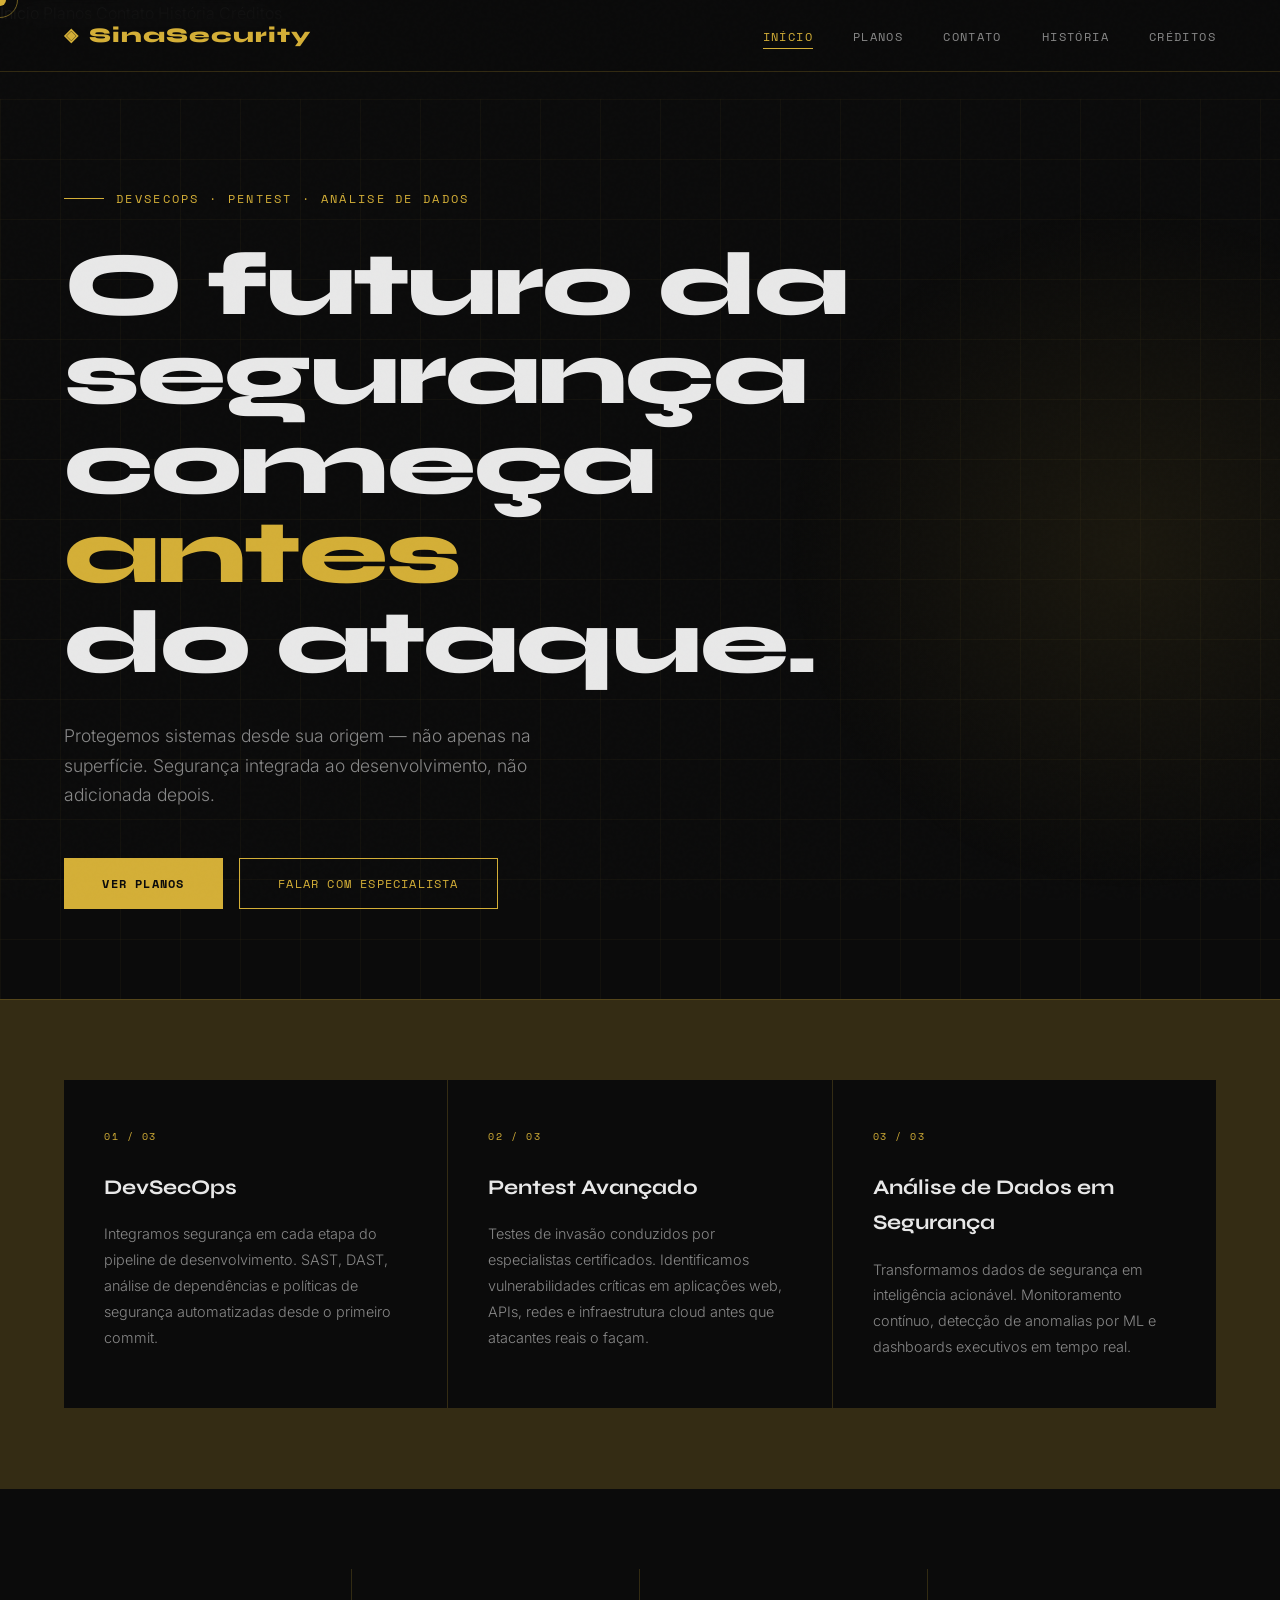
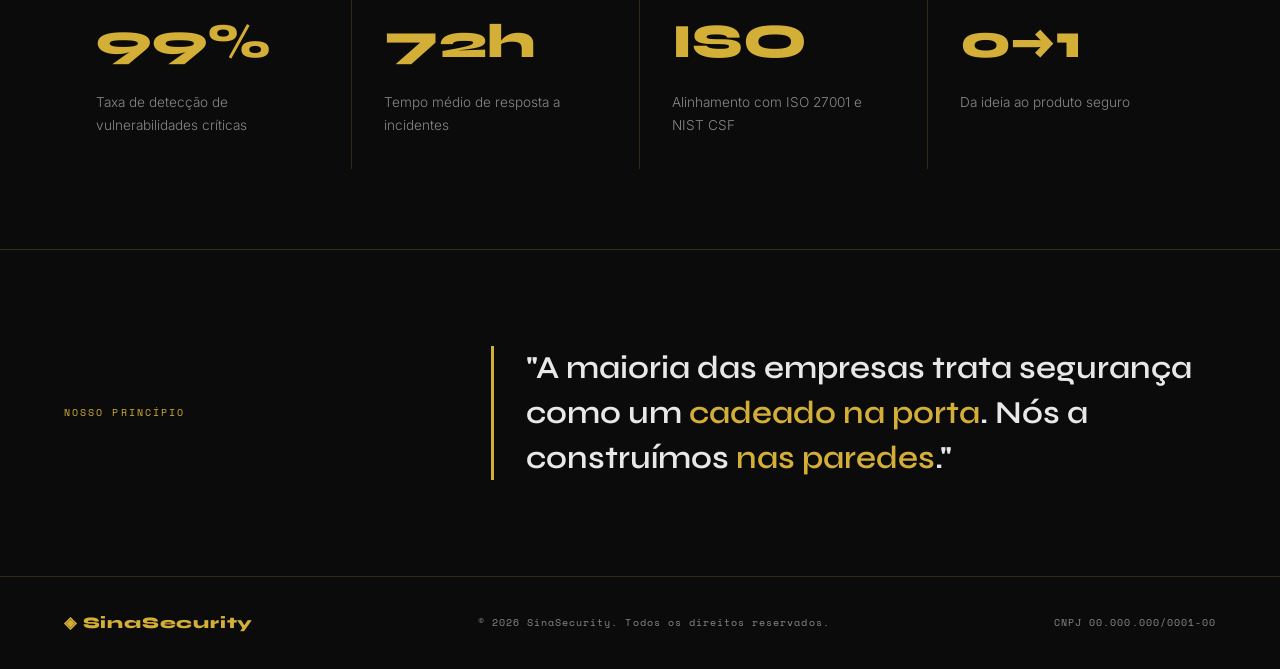
<file: index.html>
<!DOCTYPE html>
<html lang="pt-BR">
<head>
    <meta charset="UTF-8">
    <meta name="viewport" content="width=device-width, initial-scale=1.0">
    <title>SinaSecurity — Segurança Desde a Origem</title>
    
    <link rel="preconnect" href="https://fonts.googleapis.com">
    <link href="https://fonts.googleapis.com/css2?family=Syne:wght@400;600;700;800&family=Space+Mono:wght@400;700&family=Inter:wght@300;400;500&display=swap" rel="stylesheet">
    
    <link rel="stylesheet" href="style.css">
</head>
<body>

<div class="cursor" id="cursor"></div>
<div class="cursor-ring" id="cursorRing"></div>

<nav>
  <div class="nav-logo" onclick="showSection('home')">SinaSecurity</div>
  <ul class="nav-links">
    <li><a onclick="showSection('home')" class="active" data-section="home">Início</a></li>
    <li><a onclick="showSection('planos')" data-section="planos">Planos</a></li>
    <li><a onclick="showSection('contato')" data-section="contato">Contato</a></li>
    <li><a onclick="showSection('historia')" data-section="historia">História</a></li>
    <li><a onclick="showSection('creditos')" data-section="creditos">Créditos</a></li>
  </ul>
  <button class="hamburger" id="hamburger" onclick="toggleMenu()" aria-label="Menu">
    <span></span><span></span><span></span>
  </button>
</nav>

<div class="mobile-menu" id="mobileMenu">
  <a onclick="showSection('home');closeMenu()" data-section="home">Início</a>
  <a onclick="showSection('planos');closeMenu()" data-section="planos">Planos</a>
  <a onclick="showSection('contato');closeMenu()" data-section="contato">Contato</a>
  <a onclick="showSection('historia');closeMenu()" data-section="historia">História</a>
  <a onclick="showSection('creditos');closeMenu()" data-section="creditos">Créditos</a>
</div>

<section id="home" class="active">
  <div class="hero">
    <div class="hero-tag">DevSecOps · Pentest · Análise de Dados</div>
    <h1>O futuro da segurança<br>começa <em>antes</em><br>do ataque.</h1>
    <p class="hero-sub">Protegemos sistemas desde sua origem — não apenas na superfície. Segurança integrada ao desenvolvimento, não adicionada depois.</p>
    <div class="hero-cta">
      <button class="btn-primary" onclick="showSection('planos')"><span>Ver Planos</span></button>
      <button class="btn-outline" onclick="showSection('contato')">Falar com Especialista</button>
    </div>
  </div>

  <div class="services-strip">
    <div class="service-item fade-in">
      <div class="service-num">01 / 03</div>
      <h3>DevSecOps</h3>
      <p>Integramos segurança em cada etapa do pipeline de desenvolvimento. SAST, DAST, análise de dependências e políticas de segurança automatizadas desde o primeiro commit.</p>
    </div>
    <div class="service-item fade-in">
      <div class="service-num">02 / 03</div>
      <h3>Pentest Avançado</h3>
      <p>Testes de invasão conduzidos por especialistas certificados. Identificamos vulnerabilidades críticas em aplicações web, APIs, redes e infraestrutura cloud antes que atacantes reais o façam.</p>
    </div>
    <div class="service-item fade-in">
      <div class="service-num">03 / 03</div>
      <h3>Análise de Dados em Segurança</h3>
      <p>Transformamos dados de segurança em inteligência acionável. Monitoramento contínuo, detecção de anomalias por ML e dashboards executivos em tempo real.</p>
    </div>
  </div>

  <div class="stats">
    <div class="stat-item fade-in">
      <div class="stat-num">99%</div>
      <div class="stat-label">Taxa de detecção de vulnerabilidades críticas</div>
    </div>
    <div class="stat-item fade-in">
      <div class="stat-num">72h</div>
      <div class="stat-label">Tempo médio de resposta a incidentes</div>
    </div>
    <div class="stat-item fade-in">
      <div class="stat-num">ISO</div>
      <div class="stat-label">Alinhamento com ISO 27001 e NIST CSF</div>
    </div>
    <div class="stat-item fade-in">
      <div class="stat-num">0→1</div>
      <div class="stat-label">Da ideia ao produto seguro</div>
    </div>
  </div>

  <div class="manifesto">
    <div>
      <div class="manifesto-tag">Nosso Princípio</div>
    </div>
    <blockquote class="fade-in">
      "A maioria das empresas trata segurança como um <em>cadeado na porta</em>. Nós a construímos <em>nas paredes</em>."
    </blockquote>
  </div>

  <footer>
    <div class="footer-logo">◈ SinaSecurity</div>
    <p>© 2026 SinaSecurity. Todos os direitos reservados.</p>
    <p>CNPJ 00.000.000/0001-00</p>
  </footer>
</section>

<section id="planos">
  <div style="padding: 0 4rem;">
    <div class="section-header fade-in">
      <div class="section-tag">Nossos Planos</div>
      <h2>Segurança<br>sob medida.</h2>
      <p>Cada empresa tem um perfil único de risco. Por isso, todos os nossos planos são personalizados após uma avaliação inicial gratuita.</p>
    </div>

    <div class="plans-grid">
      <div class="plan-card fade-in">
        <div class="plan-icon">🛡️</div>
        <div class="plan-badge">Essencial</div>
        <h3>Startup Secure</h3>
        <p class="plan-desc">Para startups e pequenas empresas em fase inicial que precisam de uma base sólida de segurança desde o primeiro dia.</p>
        <ul class="plan-features">
          <li>Análise de vulnerabilidades (SAST/DAST)</li>
          <li>Configuração segura de cloud (AWS/GCP)</li>
          <li>Revisão de dependências e CVEs</li>
          <li>Política de senhas e MFA</li>
          <li>Relatório executivo mensal</li>
          <li>Suporte via Slack (horário comercial)</li>
        </ul>
        <div class="plan-price">A partir de R$ 2.500/mês</div>
        <button class="btn-outline" style="width:100%" onclick="showSection('contato')">Solicitar Proposta</button>
      </div>

      <div class="plan-card featured fade-in">
        <div class="plan-icon">⚔️</div>
        <div class="plan-badge">Recomendado</div>
        <h3>Growth Shield</h3>
        <p class="plan-desc">Para empresas em crescimento com necessidades avançadas de segurança, compliance e proteção de dados de clientes.</p>
        <ul class="plan-features">
          <li>Tudo do plano Essencial</li>
          <li>Pentest completo (web, API, rede)</li>
          <li>Pipeline CI/CD com security gates</li>
          <li>Monitoramento 24/7 com alertas</li>
          <li>Análise de dados e SIEM</li>
          <li>Conformidade LGPD/ISO 27001</li>
          <li>CSO dedicado part-time</li>
          <li>Suporte prioritário 24/7</li>
        </ul>
        <div class="plan-price">A partir de R$ 8.000/mês</div>
        <button class="btn-primary" style="width:100%" onclick="showSection('contato')"><span>Solicitar Proposta</span></button>
      </div>

      <div class="plan-card fade-in">
        <div class="plan-icon">🔬</div>
        <div class="plan-badge">Enterprise</div>
        <h3>Fortress</h3>
        <p class="plan-desc">Solução completa para empresas de médio e grande porte com ambientes complexos e requisitos regulatórios rígidos.</p>
        <ul class="plan-features">
          <li>Tudo do plano Growth Shield</li>
          <li>Red Team & Adversary Simulation</li>
          <li>Threat Intelligence personalizada</li>
          <li>Zero Trust Architecture</li>
          <li>Resposta a incidentes (IR) dedicada</li>
          <li>Treinamento de equipe interna</li>
          <li>CISO-as-a-Service</li>
          <li>SLA garantido contratualmente</li>
        </ul>
        <div class="plan-price">Consultar — proposta customizada</div>
        <button class="btn-outline" style="width:100%" onclick="showSection('contato')">Falar com Especialista</button>
      </div>
    </div>

    <div class="plan-note fade-in">
      <div style="font-size:2rem">💬</div>
      <p><strong>Não encontrou o que precisa?</strong> Todos os nossos planos são personalizados. Realizamos uma avaliação gratuita de 60 minutos para entender o perfil de risco da sua empresa antes de apresentar qualquer proposta.</p>
      <button class="btn-primary" onclick="showSection('contato')"><span>Agendar Avaliação Gratuita</span></button>
    </div>
  </div>

  <footer style="margin-top: 4rem;">
    <div class="footer-logo">◈ SinaSecurity</div>
    <p>© 2025 SinaSecurity. Todos os direitos reservados.</p>
  </footer>
</section>

<section id="contato">
  <div style="padding: 0 4rem;">
    <div class="section-header fade-in">
      <div class="section-tag">Contato</div>
      <h2>Vamos proteger<br>seu negócio.</h2>
      <p>Resposta garantida em até 24 horas úteis. Para emergências de segurança, use nosso canal prioritário.</p>
    </div>

    <div class="contact-grid">
      <div class="contact-info fade-in">
        <h3>Fale com nosso time</h3>
        <p>Nossa equipe de especialistas está pronta para entender seus desafios e apresentar as soluções mais adequadas ao seu contexto.</p>

        <div class="contact-detail">
          <div class="contact-detail-icon">📧</div>
          <div class="contact-detail-text">
            <strong>E-mail Geral</strong>
            contato@sinasecurity.com.br
          </div>
        </div>
        <div class="contact-detail">
          <div class="contact-detail-icon">🚨</div>
          <div class="contact-detail-text">
            <strong>Emergências de Segurança</strong>
            sos@sinasecurity.com.br
          </div>
        </div>
        <div class="contact-detail">
          <div class="contact-detail-icon">📍</div>
          <div class="contact-detail-text">
            <strong>Localização</strong>
            São Paulo, SP — Brasil (atendimento remoto nacional)
          </div>
        </div>
        <div class="contact-detail">
          <div class="contact-detail-icon">🕐</div>
          <div class="contact-detail-text">
            <strong>Horário Comercial</strong>
            Seg–Sex, 09h às 18h (BRT)
          </div>
        </div>

        <div style="margin-top:2rem; padding:1.5rem; border:1px solid var(--border); background:var(--surface)">
          <div style="font-family:'Space Mono',monospace;font-size:0.65rem;letter-spacing:0.15em;color:var(--gold);margin-bottom:0.8rem;text-transform:uppercase">Tempo de Resposta</div>
          <p style="font-size:0.85rem;color:var(--muted)">Consultas gerais: <strong style="color:var(--text)">até 24h úteis</strong><br>Clientes ativos: <strong style="color:var(--text)">até 4h</strong><br>Emergências: <strong style="color:var(--gold)">imediato (24/7)</strong></p>
        </div>
      </div>

      <div class="fade-in">
        <form id="contactForm" onsubmit="handleSubmit(event)" novalidate>
          <div class="form-row">
            <div class="form-group">
              <label for="nome">Nome completo *</label>
              <input type="text" id="nome" name="nome" placeholder="João Silva" required>
            </div>
            <div class="form-group">
              <label for="empresa">Empresa</label>
              <input type="text" id="empresa" name="empresa" placeholder="Acme Corp">
            </div>
          </div>
          <div class="form-group">
            <label for="email">E-mail corporativo *</label>
            <input type="email" id="email" name="email" placeholder="joao@suaempresa.com" required>
          </div>
          <div class="form-group">
            <label for="assunto">Assunto *</label>
            <select id="assunto" name="assunto" required>
              <option value="">Selecione...</option>
              <option>Avaliação gratuita de segurança</option>
              <option>Plano Startup Secure</option>
              <option>Plano Growth Shield</option>
              <option>Plano Fortress (Enterprise)</option>
              <option>Pentest pontual</option>
              <option>Emergência de segurança</option>
              <option>Parceria / Outro</option>
            </select>
          </div>
          <div class="form-group">
            <label for="mensagem">Mensagem *</label>
            <textarea id="mensagem" name="mensagem" placeholder="Descreva brevemente seu ambiente, tamanho da equipe e principais preocupações de segurança..." required></textarea>
          </div>
          <div class="form-feedback" id="formFeedback"></div>
          <button type="submit" class="btn-primary" style="width:100%" id="submitBtn"><span>Enviar Mensagem →</span></button>
          <p style="font-size:0.75rem;color:var(--muted);margin-top:0.8rem">* Seus dados são tratados conforme nossa Política de Privacidade e a LGPD.</p>
        </form>
      </div>
    </div>
  </div>

  <footer style="margin-top:4rem">
    <div class="footer-logo">◈ SinaSecurity</div>
    <p>© 2025 SinaSecurity. Todos os direitos reservados.</p>
  </footer>
</section>

<section id="historia">
  <div style="padding: 0 4rem;">
    <div class="historia-hero fade-in">
      <div class="historia-text">
        <div class="section-tag" style="margin-bottom:1.5rem">Nossa História</div>
        <h2>Nascemos de uma<br>convicção simples.</h2>
        <p>A SinaSecurity surgiu em 2025 a partir de uma constatação recorrente: a grande maioria das brechas de segurança exploradas não são resultado de ataques sofisticados — são consequência de escolhas de desenvolvimento que nunca consideraram segurança como parte do processo.</p>
        <p>Fundada por especialistas em desenvolvimento de software e segurança ofensiva, a empresa foi criada para preencher uma lacuna crítica no mercado brasileiro: a integração real de segurança no ciclo de vida do desenvolvimento, e não como uma camada superficial aplicada após o produto estar pronto.</p>
        <p>Nosso nome carrega propósito: <em style="color:var(--gold)">"Sina"</em> representa o destino que escolhemos construir para um ecossistema digital mais seguro e resiliente.</p>
      </div>
      <div class="historia-visual">
        <div class="historia-emblem">
          <div class="emblem-inner">
            <span class="year">2025</span>
            <small>Fundação</small>
          </div>
        </div>
      </div>
    </div>

    <div class="mvv-grid">
      <div class="mvv-item fade-in">
        <span class="mvv-icon">🎯</span>
        <h3>Missão</h3>
        <p>Democratizar o acesso à segurança de alto nível para empresas brasileiras de todos os portes, integrando proteção desde a primeira linha de código até a infraestrutura em produção.</p>
      </div>
      <div class="mvv-item fade-in">
        <span class="mvv-icon">🔭</span>
        <h3>Visão</h3>
        <p>Ser a referência nacional em segurança integrada ao desenvolvimento, construindo um ecossistema digital onde segurança não é um custo, mas uma vantagem competitiva.</p>
      </div>
      <div class="mvv-item fade-in">
        <span class="mvv-icon">⚖️</span>
        <h3>Valores</h3>
        <p>Transparência radical em cada relatório. Responsabilidade sobre cada vulnerabilidade que encontramos. Inovação contínua diante de ameaças que evoluem todos os dias.</p>
      </div>
    </div>

    <div class="fade-in" style="margin-bottom:4rem;padding:3rem;border:1px solid var(--border);background:var(--surface)">
      <div class="section-tag" style="margin-bottom:2rem">Diferencial Competitivo</div>
      <div style="display:grid;grid-template-columns:1fr 1fr;gap:2rem">
        <div>
          <h4 style="font-family:'Syne',sans-serif;font-weight:700;font-size:1rem;color:var(--gold);margin-bottom:0.8rem">O que o mercado faz</h4>
          <p style="font-size:0.88rem;color:var(--muted);line-height:1.9">Auditorias pontuais após o produto estar em produção. Relatórios de vulnerabilidades sem acompanhamento de correção. Segurança como serviço isolado, desconectado do desenvolvimento.</p>
        </div>
        <div>
          <h4 style="font-family:'Syne',sans-serif;font-weight:700;font-size:1rem;color:var(--gold);margin-bottom:0.8rem">O que a SinaSecurity faz</h4>
          <p style="font-size:0.88rem;color:var(--muted);line-height:1.9">Parceria contínua integrada ao processo de desenvolvimento. Segurança como parte do fluxo — não uma barreira. Relatórios acionáveis com suporte à correção e verificação.</p>
        </div>
      </div>
    </div>

    <div class="ods-section fade-in">
      <h3>Alinhamento com os ODS — ONU</h3>
      <div class="ods-grid">
        <div class="ods-item">
          <div class="ods-badge">4</div>
          <div>
            <p><strong>Educação de Qualidade</strong><br>Investimos em capacitação de desenvolvedores e profissionais de TI em práticas de segurança, contribuindo para um mercado mais preparado.</p>
          </div>
        </div>
        <div class="ods-item">
          <div class="ods-badge">9</div>
          <div>
            <p><strong>Indústria, Inovação e Infraestrutura</strong><br>Fortalecemos a infraestrutura digital das empresas brasileiras, tornando-a mais resiliente e preparada para os desafios do mundo conectado.</p>
          </div>
        </div>
        <div class="ods-item">
          <div class="ods-badge">16</div>
          <div>
            <p><strong>Paz, Justiça e Instituições Eficazes</strong><br>Contribuímos para um ambiente digital mais seguro e ético, combatendo crimes cibernéticos e protegendo dados de cidadãos.</p>
          </div>
        </div>
        <div class="ods-item">
          <div class="ods-badge">17</div>
          <div>
            <p><strong>Parcerias e Meios de Implementação</strong><br>Construímos parcerias estratégicas com empresas de tecnologia, universidades e órgãos reguladores para ampliar o impacto da segurança digital.</p>
          </div>
        </div>
      </div>
    </div>
  </div>

  <footer style="margin-top:4rem">
    <div class="footer-logo">◈ SinaSecurity</div>
    <p>© 2025 SinaSecurity. Todos os direitos reservados.</p>
  </footer>
</section>

<section id="creditos">
  <div style="padding: 0 4rem;">
    <div class="section-header fade-in">
      <div class="section-tag">Créditos</div>
      <h2>As pessoas por<br>trás da segurança.</h2>
    </div>

    <div class="team-grid">
      <div class="team-card fade-in">
        <div class="team-avatar">RS</div>
        <h3>Crastequini Dev</h3>
        <div class="team-role">Founder & CEO</div>
        <p>Mchine learnig, e segurança ofensiva e defensiva. Certificado OSCP, CEH e AWS Security.</p>
      </div>

    <div class="tech-section fade-in">
      <h3>Tecnologias utilizadas neste projeto</h3>
      <div class="tech-grid">
        <div class="tech-tag">HTML5</div>
        <div class="tech-tag">CSS3</div>
        <div class="tech-tag">JavaScript ES6+</div>
        <div class="tech-tag">Java 21</div>
        <div class="tech-tag">Spring Boot 3</div>
        <div class="tech-tag">Python 3.12</div>
        <div class="tech-tag">REST API</div>
        <div class="tech-tag">Docker</div>
        <div class="tech-tag">AWS</div>
        <div class="tech-tag">OWASP ASVS</div>
        <div class="tech-tag">NIST CSF</div>
        <div class="tech-tag">LGPD Compliance</div>
        <div class="tech-tag">Google Fonts</div>
        <div class="tech-tag">Spring Security</div>
        <div class="tech-tag">SMTP / JavaMail</div>
      </div>
    </div>

    <div class="agradecimento fade-in">
      <h3>Agradecimentos</h3>
      <p>Este projeto é resultado de muito estudo, dedicação e colaboração. Agradecemos à comunidade de segurança brasileira — em especial às comunidades OWASP Brasil, Roadsec e Hacker Cultura — por compartilharem conhecimento e inspirarem uma nova geração de profissionais. Agradecemos também a todos os clientes beta que confiaram em nós antes mesmo do produto estar pronto. Cada feedback foi combustível para chegarmos aqui.<br><br>
      À família e amigos: obrigado pela paciência nos fins de semana e madrugadas de desenvolvimento.<br><br>
      <em style="color:var(--gold)">"Segurança não é um produto. É um processo."</em> — Bruce Schneier</p>
    </div>

    <div class="fade-in" style="text-align:center;padding:3rem;border:1px solid var(--border)">
      <div style="font-family:'Space Mono',monospace;font-size:0.65rem;letter-spacing:0.2em;color:var(--gold);margin-bottom:1rem;text-transform:uppercase">Versão</div>
      <p style="font-family:'Syne',sans-serif;font-weight:700;font-size:2rem;color:var(--text)">v1.0.0</p>
      <p style="font-size:0.85rem;color:var(--muted);margin-top:0.5rem">Lançamento: Janeiro 2025 · São Paulo, Brasil</p>
    </div>
  </div>

  <footer style="margin-top:4rem">
    <div class="footer-logo">◈ SinaSecurity</div>
    <p>© 2025 SinaSecurity. Todos os direitos reservados.</p>
    <p>Feito com ◈ no Brasil</p>
  </footer>
</section>

<script src="script.js"></script>

</body>
</html>
</file>
<file: style.css>
:root {
  --black: #0B0B0B;
  --dark: #111111;
  --surface: #1A1A1A;
  --surface2: #222222;
  --gold: #D4AF37;
  --gold-dim: #A88B28;
  --gold-light: #F0D060;
  --gold-glow: rgba(212,175,55,0.15);
  --text: #E8E8E8;
  --muted: #888888;
  --border: rgba(212,175,55,0.2);
}

*, *::before, *::after { box-sizing: border-box; margin: 0; padding: 0; }

html { scroll-behavior: smooth; }

body {
  background: var(--black);
  color: var(--text);
  font-family: 'Inter', sans-serif;
  font-weight: 300;
  line-height: 1.7;
  overflow-x: hidden;
  cursor: none;
}

/* Custom cursor */
.cursor {
  width: 12px; height: 12px;
  background: var(--gold);
  border-radius: 50%;
  position: fixed; top: 0; left: 0;
  pointer-events: none;
  z-index: 9999;
  transition: transform 0.15s ease;
  transform: translate(-50%, -50%);
}
.cursor-ring {
  width: 36px; height: 36px;
  border: 1px solid rgba(212,175,55,0.5);
  border-radius: 50%;
  position: fixed; top: 0; left: 0;
  pointer-events: none;
  z-index: 9998;
  transform: translate(-50%, -50%);
  transition: all 0.3s ease;
}
body:has(a:hover) .cursor, body:has(button:hover) .cursor { transform: translate(-50%, -50%) scale(2.5); }
body:has(a:hover) .cursor-ring, body:has(button:hover) .cursor-ring { transform: translate(-50%, -50%) scale(0.5); opacity: 0; }

/* Noise overlay */
body::before {
  content: '';
  position: fixed; inset: 0;
  background-image: url("data:image/svg+xml,%3Csvg viewBox='0 0 256 256' xmlns='http://www.w3.org/2000/svg'%3E%3Cfilter id='noise'%3E%3CfeTurbulence type='fractalNoise' baseFrequency='0.9' numOctaves='4' stitchTiles='stitch'/%3E%3C/filter%3E%3Crect width='100%25' height='100%25' filter='url(%23noise)' opacity='0.03'/%3E%3C/svg%3E");
  pointer-events: none;
  z-index: 1000;
  opacity: 0.4;
}

/* NAV */
nav {
  position: fixed; top: 0; left: 0; right: 0;
  z-index: 500;
  padding: 0 4rem;
  height: 72px;
  display: flex; align-items: center; justify-content: space-between;
  border-bottom: 1px solid var(--border);
  background: rgba(11,11,11,0.9);
  backdrop-filter: blur(20px);
  -webkit-backdrop-filter: blur(20px);
}

.nav-logo {
  font-family: 'Syne', sans-serif;
  font-weight: 800;
  font-size: 1.3rem;
  letter-spacing: 0.05em;
  color: var(--gold);
  display: flex; align-items: center; gap: 10px;
  cursor: pointer;
}
.nav-logo::before {
  content: '◈';
  font-size: 1.1rem;
  animation: spin-slow 8s linear infinite;
}
@keyframes spin-slow { to { transform: rotate(360deg); } }

.nav-links {
  display: flex; gap: 2.5rem;
  list-style: none;
}
.nav-links a {
  font-family: 'Space Mono', monospace;
  font-size: 0.72rem;
  letter-spacing: 0.12em;
  text-transform: uppercase;
  color: var(--muted);
  text-decoration: none;
  transition: color 0.2s;
  cursor: pointer;
  position: relative;
}
.nav-links a::after {
  content: '';
  position: absolute; bottom: -4px; left: 0;
  width: 0; height: 1px;
  background: var(--gold);
  transition: width 0.3s ease;
}
.nav-links a:hover, .nav-links a.active { color: var(--gold); }
.nav-links a:hover::after, .nav-links a.active::after { width: 100%; }

/* HAMBURGER */
.hamburger {
  display: none;
  flex-direction: column;
  gap: 5px;
  cursor: pointer;
  background: none;
  border: none;
  padding: 4px;
}
.hamburger span {
  display: block; width: 24px; height: 1px;
  background: var(--gold);
  transition: all 0.3s;
}
.hamburger.open span:nth-child(1) { transform: rotate(45deg) translate(4px, 4px); }
.hamburger.open span:nth-child(2) { opacity: 0; }
.hamburger.open span:nth-child(3) { transform: rotate(-45deg) translate(4px, -4px); }

/* SECTIONS */
section {
  display: none;
  min-height: 100vh;
  padding-top: 72px;
}
section.active { display: block; }

/* ====== HOME ====== */
#home {
  position: relative;
  overflow: hidden;
}

.hero {
  min-height: 100vh;
  display: flex; flex-direction: column;
  justify-content: center;
  padding: 0 4rem;
  position: relative;
}

/* Grid lines background */
.hero::before {
  content: '';
  position: absolute; inset: 0;
  background-image:
    linear-gradient(rgba(212,175,55,0.04) 1px, transparent 1px),
    linear-gradient(90deg, rgba(212,175,55,0.04) 1px, transparent 1px);
  background-size: 60px 60px;
  pointer-events: none;
}

/* Gold orb */
.hero::after {
  content: '';
  position: absolute;
  width: 700px; height: 700px;
  border-radius: 50%;
  background: radial-gradient(circle, rgba(212,175,55,0.08) 0%, transparent 70%);
  top: 50%; right: -200px;
  transform: translateY(-50%);
  pointer-events: none;
}

.hero-tag {
  font-family: 'Space Mono', monospace;
  font-size: 0.72rem;
  letter-spacing: 0.2em;
  color: var(--gold);
  text-transform: uppercase;
  margin-bottom: 2rem;
  opacity: 0;
  animation: fade-up 0.8s ease 0.2s forwards;
  display: flex; align-items: center; gap: 12px;
}
.hero-tag::before {
  content: '';
  display: inline-block;
  width: 40px; height: 1px;
  background: var(--gold);
}

.hero h1 {
  font-family: 'Syne', sans-serif;
  font-weight: 800;
  font-size: clamp(3rem, 7vw, 6.5rem);
  line-height: 1.0;
  letter-spacing: -0.02em;
  color: var(--text);
  max-width: 800px;
  opacity: 0;
  animation: fade-up 0.8s ease 0.4s forwards;
}
.hero h1 em {
  font-style: normal;
  color: var(--gold);
  position: relative;
}

.hero-sub {
  font-size: 1.1rem;
  color: var(--muted);
  max-width: 520px;
  margin: 2rem 0 3rem;
  font-weight: 300;
  opacity: 0;
  animation: fade-up 0.8s ease 0.6s forwards;
}

.hero-cta {
  display: flex; gap: 1rem; flex-wrap: wrap;
  opacity: 0;
  animation: fade-up 0.8s ease 0.8s forwards;
}

.btn-primary {
  font-family: 'Space Mono', monospace;
  font-size: 0.75rem;
  letter-spacing: 0.1em;
  text-transform: uppercase;
  background: var(--gold);
  color: var(--black);
  border: none;
  padding: 1rem 2.4rem;
  cursor: pointer;
  transition: all 0.3s;
  font-weight: 700;
  position: relative;
  overflow: hidden;
}
.btn-primary::after {
  content: '';
  position: absolute; inset: 0;
  background: var(--gold-light);
  transform: scaleX(0);
  transform-origin: left;
  transition: transform 0.3s ease;
}
.btn-primary:hover::after { transform: scaleX(1); }
.btn-primary span { position: relative; z-index: 1; }

.btn-outline {
  font-family: 'Space Mono', monospace;
  font-size: 0.75rem;
  letter-spacing: 0.1em;
  text-transform: uppercase;
  background: transparent;
  color: var(--gold);
  border: 1px solid var(--gold);
  padding: 1rem 2.4rem;
  cursor: pointer;
  transition: all 0.3s;
  font-weight: 400;
}
.btn-outline:hover { background: var(--gold-glow); }

/* Services strip */
.services-strip {
  padding: 5rem 4rem;
  display: grid;
  grid-template-columns: repeat(3, 1fr);
  gap: 1px;
  background: var(--border);
  border-top: 1px solid var(--border);
}
.service-item {
  background: var(--black);
  padding: 3rem 2.5rem;
  position: relative;
  transition: background 0.3s;
}
.service-item:hover { background: var(--surface); }
.service-num {
  font-family: 'Space Mono', monospace;
  font-size: 0.65rem;
  color: var(--gold);
  letter-spacing: 0.15em;
  margin-bottom: 1.5rem;
}
.service-item h3 {
  font-family: 'Syne', sans-serif;
  font-weight: 700;
  font-size: 1.3rem;
  margin-bottom: 1rem;
  color: var(--text);
}
.service-item p { font-size: 0.9rem; color: var(--muted); line-height: 1.8; }

/* Stats */
.stats {
  padding: 5rem 4rem;
  display: grid;
  grid-template-columns: repeat(4, 1fr);
  border-top: 1px solid var(--border);
}
.stat-item { padding: 2rem; border-right: 1px solid var(--border); }
.stat-item:last-child { border-right: none; }
.stat-num {
  font-family: 'Syne', sans-serif;
  font-size: 3rem;
  font-weight: 800;
  color: var(--gold);
}
.stat-label { font-size: 0.85rem; color: var(--muted); margin-top: 0.5rem; }

/* Manifesto */
.manifesto {
  padding: 6rem 4rem;
  border-top: 1px solid var(--border);
  display: grid;
  grid-template-columns: 1fr 2fr;
  gap: 4rem;
  align-items: center;
}
.manifesto-tag {
  font-family: 'Space Mono', monospace;
  font-size: 0.65rem;
  letter-spacing: 0.2em;
  color: var(--gold);
  text-transform: uppercase;
}
.manifesto blockquote {
  font-family: 'Syne', sans-serif;
  font-size: clamp(1.4rem, 2.5vw, 2rem);
  font-weight: 600;
  line-height: 1.4;
  color: var(--text);
  border-left: 3px solid var(--gold);
  padding-left: 2rem;
}
.manifesto blockquote em {
  font-style: normal;
  color: var(--gold);
}

/* ====== PLANOS ====== */
#planos { padding: 0 4rem 6rem; }

.section-header {
  padding: 5rem 0 3rem;
  border-bottom: 1px solid var(--border);
  margin-bottom: 4rem;
}
.section-tag {
  font-family: 'Space Mono', monospace;
  font-size: 0.7rem;
  letter-spacing: 0.2em;
  color: var(--gold);
  text-transform: uppercase;
  margin-bottom: 1rem;
  display: flex; align-items: center; gap: 12px;
}
.section-tag::before { content: ''; display: inline-block; width: 30px; height: 1px; background: var(--gold); }
.section-header h2 {
  font-family: 'Syne', sans-serif;
  font-weight: 800;
  font-size: clamp(2.5rem, 5vw, 4rem);
  line-height: 1.1;
  color: var(--text);
}
.section-header p {
  color: var(--muted);
  font-size: 1rem;
  max-width: 560px;
  margin-top: 1rem;
}

.plans-grid {
  display: grid;
  grid-template-columns: repeat(3, 1fr);
  gap: 1.5rem;
  margin-bottom: 4rem;
}
.plan-card {
  background: var(--surface);
  border: 1px solid var(--border);
  padding: 2.5rem 2rem;
  position: relative;
  transition: all 0.3s ease;
  overflow: hidden;
}
.plan-card::before {
  content: '';
  position: absolute; top: 0; left: 0; right: 0;
  height: 2px;
  background: transparent;
  transition: background 0.3s;
}
.plan-card:hover {
  border-color: rgba(212,175,55,0.5);
  transform: translateY(-4px);
}
.plan-card:hover::before { background: var(--gold); }
.plan-card.featured {
  border-color: var(--gold);
  background: linear-gradient(135deg, var(--surface) 0%, rgba(212,175,55,0.05) 100%);
}
.plan-card.featured::before { background: var(--gold); }

.plan-badge {
  font-family: 'Space Mono', monospace;
  font-size: 0.6rem;
  letter-spacing: 0.15em;
  text-transform: uppercase;
  color: var(--black);
  background: var(--gold);
  padding: 3px 12px;
  display: inline-block;
  margin-bottom: 1.5rem;
}
.plan-icon { font-size: 2rem; margin-bottom: 1rem; }
.plan-card h3 {
  font-family: 'Syne', sans-serif;
  font-weight: 700;
  font-size: 1.4rem;
  margin-bottom: 0.5rem;
}
.plan-desc { font-size: 0.85rem; color: var(--muted); margin-bottom: 2rem; line-height: 1.8; }
.plan-features { list-style: none; margin-bottom: 2rem; }
.plan-features li {
  font-size: 0.85rem;
  color: var(--muted);
  padding: 0.5rem 0;
  border-bottom: 1px solid rgba(255,255,255,0.04);
  display: flex; gap: 10px; align-items: flex-start;
}
.plan-features li::before { content: '◆'; font-size: 0.5rem; color: var(--gold); margin-top: 6px; flex-shrink: 0; }
.plan-price {
  font-family: 'Syne', sans-serif;
  font-weight: 700;
  color: var(--gold);
  font-size: 1.1rem;
  margin-bottom: 1.5rem;
}

.plan-note {
  background: var(--surface2);
  border: 1px solid var(--border);
  padding: 2rem 2.5rem;
  display: flex;
  align-items: center;
  gap: 2rem;
  flex-wrap: wrap;
}
.plan-note p { color: var(--muted); font-size: 0.9rem; flex: 1; }
.plan-note strong { color: var(--text); }

/* ====== CONTATO ====== */
#contato { padding: 0 4rem 6rem; }

.contact-grid {
  display: grid;
  grid-template-columns: 1fr 1.5fr;
  gap: 5rem;
  align-items: start;
}
.contact-info h3 {
  font-family: 'Syne', sans-serif;
  font-weight: 700;
  font-size: 1.5rem;
  margin-bottom: 1rem;
}
.contact-info p { color: var(--muted); font-size: 0.9rem; margin-bottom: 2rem; line-height: 1.8; }
.contact-detail {
  display: flex; align-items: center; gap: 12px;
  margin-bottom: 1rem;
  padding: 1rem;
  border: 1px solid var(--border);
}
.contact-detail-icon {
  font-size: 1.2rem;
  width: 40px; text-align: center;
  flex-shrink: 0;
}
.contact-detail-text { font-size: 0.85rem; color: var(--muted); }
.contact-detail-text strong { display: block; color: var(--text); font-weight: 500; margin-bottom: 2px; }

form { display: flex; flex-direction: column; gap: 1rem; }
.form-row { display: grid; grid-template-columns: 1fr 1fr; gap: 1rem; }
.form-group { display: flex; flex-direction: column; gap: 8px; }
.form-group label {
  font-family: 'Space Mono', monospace;
  font-size: 0.65rem;
  letter-spacing: 0.15em;
  text-transform: uppercase;
  color: var(--gold);
}
.form-group input,
.form-group select,
.form-group textarea {
  background: var(--surface);
  border: 1px solid var(--border);
  color: var(--text);
  padding: 0.9rem 1.2rem;
  font-family: 'Inter', sans-serif;
  font-size: 0.9rem;
  font-weight: 300;
  outline: none;
  transition: border-color 0.2s;
  width: 100%;
}
.form-group input:focus,
.form-group textarea:focus,
.form-group select:focus { border-color: var(--gold); }
.form-group textarea { resize: vertical; min-height: 140px; }
select option { background: var(--surface); }

.form-feedback {
  padding: 1rem 1.5rem;
  font-family: 'Space Mono', monospace;
  font-size: 0.75rem;
  letter-spacing: 0.05em;
  display: none;
}
.form-feedback.success { background: rgba(50,200,100,0.1); border: 1px solid rgba(50,200,100,0.3); color: #5cdb95; }
.form-feedback.error { background: rgba(200,50,50,0.1); border: 1px solid rgba(200,50,50,0.3); color: #e07070; }
.form-feedback.show { display: block; }

/* ====== HISTÓRIA ====== */
#historia { padding: 0 4rem 6rem; }

.historia-hero {
  padding: 5rem 0;
  border-bottom: 1px solid var(--border);
  display: grid;
  grid-template-columns: 1fr 1fr;
  gap: 6rem;
  align-items: center;
  margin-bottom: 5rem;
}
.historia-text h2 {
  font-family: 'Syne', sans-serif;
  font-weight: 800;
  font-size: clamp(2rem, 4vw, 3.5rem);
  line-height: 1.1;
  margin-bottom: 1.5rem;
}
.historia-text p { color: var(--muted); font-size: 0.95rem; line-height: 1.9; margin-bottom: 1.5rem; }

.historia-visual {
  position: relative;
  display: flex;
  align-items: center;
  justify-content: center;
}
.historia-emblem {
  width: 280px; height: 280px;
  border: 1px solid var(--gold);
  position: relative;
  display: flex; align-items: center; justify-content: center;
  animation: rotate-border 20s linear infinite;
}
@keyframes rotate-border {
  0% { box-shadow: 0 0 0 0 rgba(212,175,55,0.3); }
  50% { box-shadow: 0 0 40px 10px rgba(212,175,55,0.1); }
  100% { box-shadow: 0 0 0 0 rgba(212,175,55,0.3); }
}
.historia-emblem::before {
  content: '';
  position: absolute; inset: 12px;
  border: 1px solid rgba(212,175,55,0.3);
}
.emblem-inner {
  text-align: center;
}
.emblem-inner .year {
  font-family: 'Syne', sans-serif;
  font-size: 3rem;
  font-weight: 800;
  color: var(--gold);
  display: block;
}
.emblem-inner small {
  font-family: 'Space Mono', monospace;
  font-size: 0.6rem;
  letter-spacing: 0.2em;
  color: var(--muted);
  text-transform: uppercase;
}

.mvv-grid {
  display: grid;
  grid-template-columns: repeat(3, 1fr);
  gap: 1px;
  background: var(--border);
  margin-bottom: 4rem;
}
.mvv-item {
  background: var(--black);
  padding: 3rem 2.5rem;
  transition: background 0.3s;
}
.mvv-item:hover { background: var(--surface); }
.mvv-icon {
  font-size: 1.8rem;
  margin-bottom: 1.5rem;
  display: block;
}
.mvv-item h3 {
  font-family: 'Syne', sans-serif;
  font-weight: 700;
  font-size: 1.2rem;
  color: var(--gold);
  margin-bottom: 1rem;
}
.mvv-item p { font-size: 0.88rem; color: var(--muted); line-height: 1.9; }

.ods-section {
  background: var(--surface);
  border: 1px solid var(--border);
  padding: 3rem;
  margin-top: 4rem;
}
.ods-section h3 {
  font-family: 'Syne', sans-serif;
  font-weight: 700;
  font-size: 1.3rem;
  margin-bottom: 2rem;
}
.ods-grid { display: grid; grid-template-columns: repeat(2, 1fr); gap: 1.5rem; }
.ods-item {
  display: flex; gap: 1.2rem; align-items: flex-start;
  padding: 1.2rem;
  border: 1px solid var(--border);
  background: var(--black);
}
.ods-badge {
  font-family: 'Syne', sans-serif;
  font-weight: 800;
  font-size: 1.4rem;
  color: var(--gold);
  min-width: 44px;
}
.ods-item p { font-size: 0.85rem; color: var(--muted); line-height: 1.7; }
.ods-item strong { color: var(--text); }

/* ====== CRÉDITOS ====== */
#creditos { padding: 0 4rem 6rem; }

.team-grid {
  display: grid;
  grid-template-columns: repeat(auto-fit, minmax(280px, 1fr));
  gap: 1.5rem;
  margin-bottom: 4rem;
}
.team-card {
  background: var(--surface);
  border: 1px solid var(--border);
  padding: 2.5rem 2rem;
  text-align: center;
  position: relative;
  transition: all 0.3s;
}
.team-card:hover {
  border-color: rgba(212,175,55,0.5);
  transform: translateY(-3px);
}
.team-avatar {
  width: 72px; height: 72px;
  border: 1px solid var(--gold);
  border-radius: 50%;
  display: flex; align-items: center; justify-content: center;
  margin: 0 auto 1.5rem;
  font-family: 'Syne', sans-serif;
  font-weight: 800;
  font-size: 1.4rem;
  color: var(--gold);
  background: var(--gold-glow);
}
.team-card h3 {
  font-family: 'Syne', sans-serif;
  font-weight: 700;
  font-size: 1.1rem;
  margin-bottom: 0.4rem;
}
.team-role {
  font-family: 'Space Mono', monospace;
  font-size: 0.65rem;
  letter-spacing: 0.12em;
  color: var(--gold);
  text-transform: uppercase;
  margin-bottom: 1rem;
}
.team-card p { font-size: 0.82rem; color: var(--muted); line-height: 1.8; }

.tech-section {
  border-top: 1px solid var(--border);
  padding-top: 3rem;
  margin-bottom: 4rem;
}
.tech-section h3 {
  font-family: 'Syne', sans-serif;
  font-weight: 700;
  font-size: 1.3rem;
  margin-bottom: 2rem;
}
.tech-grid { display: flex; flex-wrap: wrap; gap: 0.8rem; }
.tech-tag {
  font-family: 'Space Mono', monospace;
  font-size: 0.7rem;
  letter-spacing: 0.1em;
  padding: 0.5rem 1.2rem;
  border: 1px solid var(--border);
  color: var(--muted);
  text-transform: uppercase;
  transition: all 0.2s;
}
.tech-tag:hover { border-color: var(--gold); color: var(--gold); }

.agradecimento {
  background: var(--surface);
  border: 1px solid var(--border);
  border-left: 3px solid var(--gold);
  padding: 2.5rem;
  margin-bottom: 4rem;
}
.agradecimento h3 {
  font-family: 'Syne', sans-serif;
  font-weight: 700;
  font-size: 1.2rem;
  margin-bottom: 1rem;
}
.agradecimento p { font-size: 0.9rem; color: var(--muted); line-height: 1.9; }

/* FOOTER */
footer {
  border-top: 1px solid var(--border);
  padding: 2rem 4rem;
  display: flex;
  justify-content: space-between;
  align-items: center;
  flex-wrap: wrap;
  gap: 1rem;
}
.footer-logo {
  font-family: 'Syne', sans-serif;
  font-weight: 800;
  color: var(--gold);
  font-size: 1rem;
  letter-spacing: 0.05em;
}
footer p {
  font-family: 'Space Mono', monospace;
  font-size: 0.65rem;
  letter-spacing: 0.1em;
  color: var(--muted);
}

/* ANIMATIONS */
@keyframes fade-up {
  from { opacity: 0; transform: translateY(30px); }
  to { opacity: 1; transform: translateY(0); }
}
.fade-in {
  opacity: 0;
  transform: translateY(20px);
  transition: opacity 0.6s ease, transform 0.6s ease;
}
.fade-in.visible { opacity: 1; transform: translateY(0); }

/* RESPONSIVE */
@media (max-width: 900px) {
  nav { padding: 0 1.5rem; }
  .nav-links { display: none; }
  .hamburger { display: flex; }

  .mobile-menu {
    display: none;
    position: fixed;
    top: 72px; left: 0; right: 0;
    background: rgba(11,11,11,0.98);
    backdrop-filter: blur(20px);
    padding: 2rem 1.5rem;
    border-bottom: 1px solid var(--border);
    z-index: 499;
    flex-direction: column;
    gap: 1.5rem;
  }
  .mobile-menu.open { display: flex; }
  .mobile-menu a {
    font-family: 'Space Mono', monospace;
    font-size: 0.85rem;
    letter-spacing: 0.1em;
    text-transform: uppercase;
    color: var(--muted);
    text-decoration: none;
    padding: 0.75rem 0;
    border-bottom: 1px solid var(--border);
    cursor: pointer;
  }
  .mobile-menu a:hover, .mobile-menu a.active { color: var(--gold); }

  .hero { padding: 0 1.5rem; }
  .services-strip { grid-template-columns: 1fr; padding: 3rem 1.5rem; }
  .stats { grid-template-columns: repeat(2, 1fr); padding: 3rem 1.5rem; }
  .stat-item { border-right: none; border-bottom: 1px solid var(--border); }
  .manifesto { grid-template-columns: 1fr; padding: 3rem 1.5rem; }

  #planos, #contato, #historia, #creditos { padding: 0 1.5rem 4rem; }
  .plans-grid { grid-template-columns: 1fr; }
  .contact-grid { grid-template-columns: 1fr; gap: 3rem; }
  .form-row { grid-template-columns: 1fr; }
  .historia-hero { grid-template-columns: 1fr; gap: 3rem; padding: 3rem 0; }
  .mvv-grid { grid-template-columns: 1fr; }
  .ods-grid { grid-template-columns: 1fr; }
}

@media (max-width: 600px) {
  .stats { grid-template-columns: 1fr; }
}
</file>
